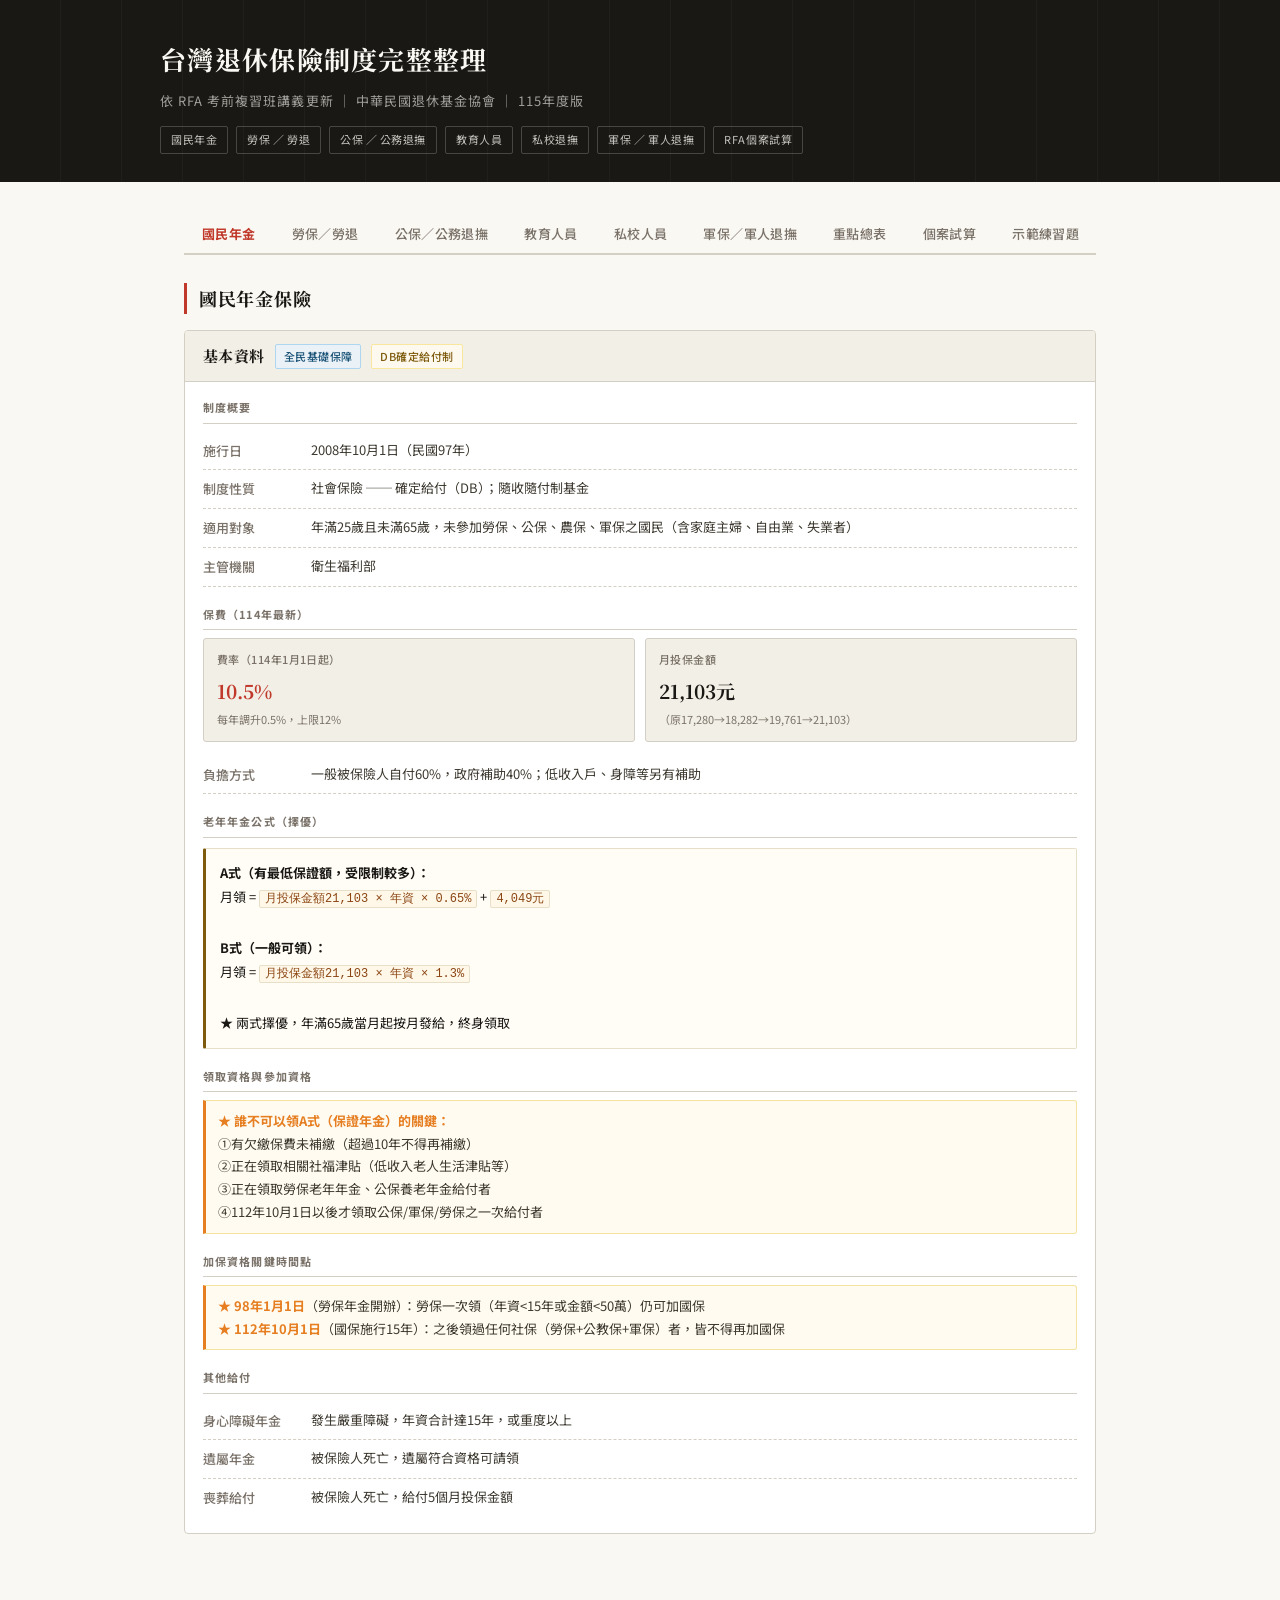
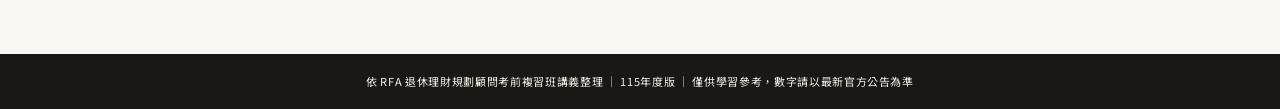
<file: 第一層、第二層保險.html>
<!doctype html>
<html lang="zh-TW">
  <head>
    <meta charset="UTF-8" />
    <meta name="viewport" content="width=device-width, initial-scale=1.0" />
    <title>台灣退休保險制度完整整理｜RFA考前複習</title>
    <style>
      @import url("https://fonts.googleapis.com/css2?family=Noto+Serif+TC:wght@400;600;700&family=Noto+Sans+TC:wght@300;400;500;700&display=swap");

      :root {
        --ink: #1a1814;
        --ink2: #3d3930;
        --ink3: #7a7269;
        --paper: #faf8f3;
        --paper2: #f2efe6;
        --paper3: #e8e3d6;
        --red: #c0392b;
        --red-light: #fdf0ee;
        --blue: #1a5276;
        --blue-light: #eaf2f8;
        --green: #1a6b3c;
        --green-light: #eafaf1;
        --amber: #7d5a0c;
        --amber-light: #fef9ee;
        --border: #d4cfc4;
        --star: #e67e22;
      }

      * {
        box-sizing: border-box;
        margin: 0;
        padding: 0;
      }

      body {
        font-family: "Noto Sans TC", sans-serif;
        background: var(--paper);
        color: var(--ink);
        font-size: 14px;
        line-height: 1.75;
      }

      /* Header */
      .header {
        background: var(--ink);
        color: var(--paper);
        padding: 36px 40px 28px;
        position: relative;
        overflow: hidden;
      }
      .header::before {
        content: "";
        position: absolute;
        top: 0;
        left: 0;
        right: 0;
        bottom: 0;
        background: repeating-linear-gradient(
          90deg,
          transparent,
          transparent 60px,
          rgba(255, 255, 255, 0.03) 60px,
          rgba(255, 255, 255, 0.03) 61px
        );
      }
      .header-inner {
        position: relative;
        max-width: 960px;
        margin: 0 auto;
      }
      .header h1 {
        font-family: "Noto Serif TC", serif;
        font-size: 26px;
        font-weight: 700;
        letter-spacing: 0.05em;
        margin-bottom: 8px;
      }
      .header-sub {
        font-size: 13px;
        color: rgba(250, 248, 243, 0.6);
        letter-spacing: 0.08em;
      }
      .header-badges {
        display: flex;
        gap: 8px;
        margin-top: 14px;
        flex-wrap: wrap;
      }
      .hbadge {
        font-size: 11px;
        padding: 3px 10px;
        border: 1px solid rgba(255, 255, 255, 0.2);
        border-radius: 2px;
        letter-spacing: 0.05em;
        color: rgba(250, 248, 243, 0.75);
      }

      .wrapper {
        max-width: 960px;
        margin: 0 auto;
        padding: 32px 24px 60px;
      }

      /* Tabs */
      .tabs {
        display: flex;
        gap: 0;
        border-bottom: 2px solid var(--border);
        margin-bottom: 28px;
        overflow-x: auto;
        -webkit-overflow-scrolling: touch;
      }
      .tab-btn {
        padding: 10px 18px;
        font-size: 13px;
        font-weight: 500;
        color: var(--ink3);
        background: none;
        border: none;
        border-bottom: 2px solid transparent;
        margin-bottom: -2px;
        cursor: pointer;
        white-space: nowrap;
        font-family: "Noto Sans TC", sans-serif;
        transition:
          color 0.15s,
          border-color 0.15s;
        letter-spacing: 0.03em;
      }
      .tab-btn:hover {
        color: var(--ink);
      }
      .tab-btn.active {
        color: var(--red);
        border-bottom-color: var(--red);
        font-weight: 700;
      }

      .panel {
        display: none;
      }
      .panel.active {
        display: block;
      }

      /* Section title */
      .stitle {
        font-family: "Noto Serif TC", serif;
        font-size: 18px;
        font-weight: 700;
        color: var(--ink);
        border-left: 3px solid var(--red);
        padding-left: 12px;
        margin-bottom: 16px;
        margin-top: 28px;
        letter-spacing: 0.04em;
      }
      .stitle:first-child {
        margin-top: 0;
      }

      /* Card */
      .card {
        background: white;
        border: 1px solid var(--border);
        border-radius: 4px;
        margin-bottom: 20px;
        overflow: hidden;
      }
      .card-head {
        background: var(--paper2);
        padding: 12px 18px;
        border-bottom: 1px solid var(--border);
        display: flex;
        align-items: center;
        gap: 10px;
        flex-wrap: wrap;
      }
      .card-head h3 {
        font-size: 15px;
        font-weight: 700;
        font-family: "Noto Serif TC", serif;
        letter-spacing: 0.03em;
      }
      .card-body {
        padding: 16px 18px;
      }

      /* Badges */
      .badge {
        font-size: 11px;
        padding: 2px 8px;
        border-radius: 2px;
        font-weight: 500;
        letter-spacing: 0.04em;
      }
      .bd-red {
        background: var(--red-light);
        color: var(--red);
        border: 1px solid #f5b7b1;
      }
      .bd-blue {
        background: var(--blue-light);
        color: var(--blue);
        border: 1px solid #aed6f1;
      }
      .bd-green {
        background: var(--green-light);
        color: var(--green);
        border: 1px solid #abebc6;
      }
      .bd-amber {
        background: var(--amber-light);
        color: var(--amber);
        border: 1px solid #f9e79f;
      }

      /* Info rows */
      .irow {
        display: grid;
        grid-template-columns: 96px 1fr;
        gap: 8px 12px;
        font-size: 13px;
        padding: 7px 0;
        border-bottom: 1px dashed var(--border);
        align-items: start;
      }
      .irow:last-child {
        border-bottom: none;
      }
      .ilabel {
        color: var(--ink3);
        font-weight: 500;
        padding-top: 1px;
      }
      .ivalue {
        color: var(--ink2);
      }

      /* Formula box */
      .formula {
        background: #fffdf6;
        border: 1px solid #e8dfc8;
        border-left: 3px solid var(--amber);
        border-radius: 2px;
        padding: 12px 14px;
        font-size: 13px;
        line-height: 1.9;
        margin: 10px 0;
        color: var(--ink);
      }
      .formula code {
        font-family: "Courier New", monospace;
        font-size: 12px;
        background: #fff8e8;
        color: #8b4513;
        padding: 1px 5px;
        border-radius: 2px;
        border: 1px solid #e8dfc8;
      }

      /* Metrics grid */
      .mgrid {
        display: grid;
        grid-template-columns: repeat(auto-fit, minmax(160px, 1fr));
        gap: 10px;
        margin-bottom: 14px;
      }
      .metric {
        background: var(--paper2);
        border: 1px solid var(--border);
        border-radius: 3px;
        padding: 11px 13px;
      }
      .metric-l {
        font-size: 11px;
        color: var(--ink3);
        margin-bottom: 5px;
        font-weight: 500;
        letter-spacing: 0.04em;
      }
      .metric-v {
        font-size: 19px;
        font-weight: 700;
        color: var(--ink);
        font-family: "Noto Serif TC", serif;
      }
      .metric-s {
        font-size: 11px;
        color: var(--ink3);
        margin-top: 3px;
      }

      /* Compare grid */
      .cgrid {
        display: grid;
        grid-template-columns: 1fr 1fr;
        gap: 12px;
        margin-bottom: 14px;
      }
      @media (max-width: 560px) {
        .cgrid {
          grid-template-columns: 1fr;
        }
      }

      .ccard {
        background: var(--paper2);
        border: 1px solid var(--border);
        border-radius: 3px;
        padding: 12px 14px;
      }
      .ccard-label {
        font-size: 11px;
        color: var(--ink3);
        margin-bottom: 6px;
        letter-spacing: 0.04em;
      }
      .ccard h4 {
        font-size: 13px;
        font-weight: 700;
        margin-bottom: 6px;
        color: var(--ink);
      }
      .ccard p {
        font-size: 12px;
        color: var(--ink3);
        line-height: 1.7;
      }

      /* Note */
      .note {
        background: var(--blue-light);
        border-left: 3px solid var(--blue);
        padding: 9px 12px;
        font-size: 12px;
        color: var(--blue);
        border-radius: 0 3px 3px 0;
        margin-top: 10px;
        line-height: 1.65;
      }

      /* Star highlight */
      .star-row {
        background: #fffbf0;
        border: 1px solid #f5e4a0;
        border-left: 3px solid var(--star);
        border-radius: 0 3px 3px 0;
        padding: 9px 12px;
        font-size: 13px;
        margin: 8px 0;
        line-height: 1.75;
        color: var(--ink2);
      }
      .star-row strong {
        color: var(--star);
      }

      /* Sub section label */
      .slabel {
        font-size: 11px;
        font-weight: 700;
        color: var(--ink3);
        letter-spacing: 0.1em;
        text-transform: uppercase;
        margin: 18px 0 8px;
        padding-bottom: 5px;
        border-bottom: 1px solid var(--border);
      }
      .slabel:first-child {
        margin-top: 0;
      }

      /* Summary table */
      .stbl {
        width: 100%;
        border-collapse: collapse;
        font-size: 12px;
        margin-top: 10px;
      }
      .stbl th {
        background: var(--ink);
        color: var(--paper);
        padding: 8px 10px;
        font-weight: 500;
        text-align: left;
        font-size: 11px;
        letter-spacing: 0.05em;
      }
      .stbl td {
        padding: 8px 10px;
        border-bottom: 1px solid var(--border);
        vertical-align: top;
        line-height: 1.65;
      }
      .stbl tr:nth-child(even) td {
        background: var(--paper2);
      }
      .stbl tr:hover td {
        background: #f5f0e4;
      }
      .stbl .layer1 {
        color: var(--blue);
        font-weight: 500;
      }
      .stbl .layer2 {
        color: var(--green);
        font-weight: 500;
      }
      .red-em {
        color: var(--red);
        font-weight: 700;
      }
      .old-tag {
        display: inline-block;
        font-size: 10px;
        background: #e8e3d6;
        color: var(--ink3);
        padding: 1px 5px;
        border-radius: 2px;
        margin-right: 4px;
      }
      .new-tag {
        display: inline-block;
        font-size: 10px;
        background: var(--blue-light);
        color: var(--blue);
        padding: 1px 5px;
        border-radius: 2px;
        margin-right: 4px;
      }

      /* Practice Q */
      .pq {
        background: white;
        border: 1px solid var(--border);
        border-radius: 4px;
        padding: 14px 16px;
        margin-bottom: 12px;
      }
      .pq-num {
        font-size: 11px;
        color: var(--ink3);
        margin-bottom: 6px;
        font-weight: 700;
        letter-spacing: 0.06em;
      }
      .pq-q {
        font-size: 13px;
        color: var(--ink);
        line-height: 1.8;
        margin-bottom: 10px;
      }
      .pq-opts {
        display: flex;
        flex-direction: column;
        gap: 5px;
      }
      .pq-opt {
        font-size: 12px;
        color: var(--ink3);
        padding: 5px 10px;
        background: var(--paper2);
        border-radius: 2px;
      }
      .pq-opt.correct {
        background: var(--green-light);
        color: var(--green);
        font-weight: 700;
        border-left: 3px solid var(--green);
      }
      .pq-ans {
        margin-top: 10px;
        font-size: 12px;
        background: #fffdf6;
        border: 1px solid #e8dfc8;
        padding: 8px 10px;
        border-radius: 2px;
        color: var(--amber);
        line-height: 1.7;
      }

      /* Print */
      @media print {
        .tabs {
          display: none;
        }
        .panel {
          display: block !important;
          page-break-after: always;
        }
        .header {
          -webkit-print-color-adjust: exact;
          print-color-adjust: exact;
        }
        .card-head {
          -webkit-print-color-adjust: exact;
          print-color-adjust: exact;
        }
      }

      /* Scrollbar */
      ::-webkit-scrollbar {
        width: 6px;
        height: 6px;
      }
      ::-webkit-scrollbar-track {
        background: var(--paper2);
      }
      ::-webkit-scrollbar-thumb {
        background: var(--border);
        border-radius: 3px;
      }

      tag {
        display: inline-block;
        font-size: 11px;
        background: var(--paper3);
        color: var(--ink3);
        padding: 1px 6px;
        border-radius: 2px;
        margin-right: 3px;
      }
    </style>
  </head>
  <body>
    <div class="header">
      <div class="header-inner">
        <h1>台灣退休保險制度完整整理</h1>
        <div class="header-sub">
          依 RFA 考前複習班講義更新 ｜ 中華民國退休基金協會 ｜ 115年度版
        </div>
        <div class="header-badges">
          <span class="hbadge">國民年金</span>
          <span class="hbadge">勞保 ／ 勞退</span>
          <span class="hbadge">公保 ／ 公務退撫</span>
          <span class="hbadge">教育人員</span>
          <span class="hbadge">私校退撫</span>
          <span class="hbadge">軍保 ／ 軍人退撫</span>
          <span class="hbadge">RFA個案試算</span>
        </div>
      </div>
    </div>

    <div class="wrapper">
      <div class="tabs">
        <button class="tab-btn active" onclick="showTab('guomin', this)">
          國民年金
        </button>
        <button class="tab-btn" onclick="showTab('laobao', this)">
          勞保／勞退
        </button>
        <button class="tab-btn" onclick="showTab('gongbao', this)">
          公保／公務退撫
        </button>
        <button class="tab-btn" onclick="showTab('jiaobao', this)">
          教育人員
        </button>
        <button class="tab-btn" onclick="showTab('sibao', this)">
          私校人員
        </button>
        <button class="tab-btn" onclick="showTab('junbao', this)">
          軍保／軍人退撫
        </button>
        <button class="tab-btn" onclick="showTab('summary', this)">
          重點總表
        </button>
        <button class="tab-btn" onclick="showTab('calc', this)">
          個案試算
        </button>
        <button class="tab-btn" onclick="showTab('practice', this)">
          示範練習題
        </button>
      </div>

      <!-- 國民年金 -->
      <div id="tab-guomin" class="panel active">
        <div class="stitle">國民年金保險</div>

        <div class="card">
          <div class="card-head">
            <h3>基本資料</h3>
            <span class="badge bd-blue">全民基礎保障</span>
            <span class="badge bd-amber">DB確定給付制</span>
          </div>
          <div class="card-body">
            <div class="slabel">制度概要</div>
            <div class="irow">
              <span class="ilabel">施行日</span
              ><span class="ivalue">2008年10月1日（民國97年）</span>
            </div>
            <div class="irow">
              <span class="ilabel">制度性質</span
              ><span class="ivalue"
                >社會保險 ── 確定給付（DB）；隨收隨付制基金</span
              >
            </div>
            <div class="irow">
              <span class="ilabel">適用對象</span
              ><span class="ivalue"
                >年滿25歲且未滿65歲，未參加勞保、公保、農保、軍保之國民（含家庭主婦、自由業、失業者）</span
              >
            </div>
            <div class="irow">
              <span class="ilabel">主管機關</span
              ><span class="ivalue">衛生福利部</span>
            </div>

            <div class="slabel">保費（114年最新）</div>
            <div class="mgrid">
              <div class="metric">
                <div class="metric-l">費率（114年1月1日起）</div>
                <div class="metric-v" style="color: var(--red)">10.5%</div>
                <div class="metric-s">每年調升0.5%，上限12%</div>
              </div>
              <div class="metric">
                <div class="metric-l">月投保金額</div>
                <div class="metric-v">21,103元</div>
                <div class="metric-s">（原17,280→18,282→19,761→21,103）</div>
              </div>
            </div>
            <div class="irow">
              <span class="ilabel">負擔方式</span
              ><span class="ivalue"
                >一般被保險人自付60%，政府補助40%；低收入戶、身障等另有補助</span
              >
            </div>

            <div class="slabel">老年年金公式（擇優）</div>
            <div class="formula">
              <strong>A式（有最低保證額，受限制較多）：</strong><br />
              月領 = <code>月投保金額21,103 × 年資 × 0.65%</code> +
              <code>4,049元</code><br /><br />
              <strong>B式（一般可領）：</strong><br />
              月領 = <code>月投保金額21,103 × 年資 × 1.3%</code><br /><br />
              ★ 兩式擇優，年滿65歲當月起按月發給，終身領取
            </div>

            <div class="slabel">領取資格與參加資格</div>
            <div class="star-row">
              <strong>★ 誰不可以領A式（保證年金）的關鍵：</strong><br />
              ①有欠繳保費未補繳（超過10年不得再補繳）<br />
              ②正在領取相關社福津貼（低收入老人生活津貼等）<br />
              ③正在領取勞保老年年金、公保養老年金給付者<br />
              ④112年10月1日以後才領取公保/軍保/勞保之一次給付者
            </div>

            <div class="slabel">加保資格關鍵時間點</div>
            <div class="star-row">
              <strong>★ 98年1月1日</strong
              >（勞保年金開辦）：勞保一次領（年資&lt;15年或金額&lt;50萬）仍可加國保<br />
              <strong>★ 112年10月1日</strong
              >（國保施行15年）：之後領過任何社保（勞保+公教保+軍保）者，皆不得再加國保
            </div>

            <div class="slabel">其他給付</div>
            <div class="irow">
              <span class="ilabel">身心障礙年金</span
              ><span class="ivalue"
                >發生嚴重障礙，年資合計達15年，或重度以上</span
              >
            </div>
            <div class="irow">
              <span class="ilabel">遺屬年金</span
              ><span class="ivalue">被保險人死亡，遺屬符合資格可請領</span>
            </div>
            <div class="irow">
              <span class="ilabel">喪葬給付</span
              ><span class="ivalue">被保險人死亡，給付5個月投保金額</span>
            </div>
          </div>
        </div>
      </div>

      <!-- 勞保勞退 -->
      <div id="tab-laobao" class="panel">
        <div class="stitle">勞工保險（勞保）</div>

        <div class="card">
          <div class="card-head">
            <h3>勞保制度概要</h3>
            <span class="badge bd-green">職業薪資保障</span
            ><span class="badge bd-amber">DB確定給付</span>
          </div>
          <div class="card-body">
            <div class="slabel">保費</div>
            <div class="mgrid">
              <div class="metric">
                <div class="metric-l">費率（2024）</div>
                <div class="metric-v">13%</div>
                <div class="metric-s">上限18%，逐年調升</div>
              </div>
              <div class="metric">
                <div class="metric-l">分擔比例</div>
                <div class="metric-v" style="font-size: 14px">
                  勞20% ／ 雇70% ／ 政10%
                </div>
                <div class="metric-s">職業工會：勞60%，政40%</div>
              </div>
              <div class="metric">
                <div class="metric-l">投保薪資上限</div>
                <div class="metric-v">45,800元</div>
                <div class="metric-s">最高60個月平均月投保薪資</div>
              </div>
            </div>

            <div class="slabel">老年給付（新舊制並存）</div>
            <div class="cgrid">
              <div class="ccard">
                <div class="ccard-label">
                  <span class="old-tag">舊制</span>98年1月1日前投保
                </div>
                <h4>一次金</h4>
                <p>
                  退休條件：①年資1年/60歲(女55) ②15年/55歲 ③25年/50歲 ④25年同<br />
                  基數：前15年×1，後15年×2，最多30年45基數；60歲後最多再加5<br />
                  <strong>計算薪資：退休前3年平均</strong>
                </p>
              </div>
              <div class="ccard">
                <div class="ccard-label">
                  <span class="new-tag">新制</span>98年1月1日後
                </div>
                <h4>年金 or 一次金</h4>
                <p>
                  年資≥15年可選年金；&lt;15年只能一次金（1年1基數）<br />
                  請領年齡：46年次前60歲，51年次後65歲，中間每2年調高1歲<br />
                  <strong>2024年法定請領年齡第4次調高至64歲</strong>
                </p>
              </div>
            </div>

            <div class="slabel">老年年金公式（擇優）</div>
            <div class="formula">
              <strong>A式：</strong> 月領 =
              <code>最高60月平均月投保薪資 × 年資 × 0.775%</code> +
              <code>3,000元</code>（最低保障）<br /><br />
              <strong>B式：</strong> 月領 =
              <code>最高60月平均月投保薪資 × 年資 × 1.55%</code><br /><br />
              ★ 兩式擇優；提前每年減4%，延後每年加4%<br />
              ★
              勞保年金會隨CPI調整：消費者物價指數累計成長率達±5%，自當年5月調整
            </div>

            <div class="slabel">請領年齡對照表</div>
            <table class="stbl">
              <tr>
                <th>出生年次</th>
                <th>46年(含)以前</th>
                <th>47年</th>
                <th>48年</th>
                <th>49年</th>
                <th>50年</th>
                <th>51年(含)以後</th>
              </tr>
              <tr>
                <td>請領年齡</td>
                <td>60歲</td>
                <td>61歲</td>
                <td>62歲</td>
                <td>63歲</td>
                <td>64歲</td>
                <td>65歲</td>
              </tr>
              <tr>
                <td>調整時間</td>
                <td>民國98~106</td>
                <td>107/108</td>
                <td>109/110</td>
                <td>111/112</td>
                <td>113/114</td>
                <td>115(含)以後</td>
              </tr>
            </table>

            <div class="note">
              ★ 勞保財務危機：預估2031年破產，為台灣社保制度最大隱憂
            </div>

            <div class="slabel">其他給付</div>
            <div class="irow">
              <span class="ilabel">傷病給付</span
              ><span class="ivalue"
                >不能工作期間，投保薪資70%（傷病3日後起算）</span
              >
            </div>
            <div class="irow">
              <span class="ilabel">生育給付</span
              ><span class="ivalue">月投保薪資×2個月（雙胞胎×4）</span>
            </div>
          </div>
        </div>

        <div class="stitle">勞工退休金（勞退）</div>

        <div class="card">
          <div class="card-head">
            <h3>新舊制比較</h3>
            <span class="badge bd-blue">個人退休帳戶</span>
          </div>
          <div class="card-body">
            <div class="cgrid">
              <div class="ccard">
                <div class="ccard-label">
                  <span class="old-tag">舊制</span>勞基法退休金（94年6月30日前）
                </div>
                <h4>同一雇主年資制</h4>
                <p>
                  雇主提撥，需同一事業服務15年以上；離職即喪失。<br />
                  基數：前15年×2，後15年×1，最多30年45基數<br />
                  <strong>計算薪資：退休前6個月平均</strong
                  >（注意：與勞保舊制的3年不同）
                </p>
              </div>
              <div class="ccard">
                <div class="ccard-label">
                  <span class="new-tag">新制</span>勞退條例（94年7月1日起）
                </div>
                <h4>個人專戶可攜式</h4>
                <p>
                  雇主每月提撥≥6%；勞工可自提≤6%（享稅優）；帳戶跟人走，換工作不影響<br />
                  提繳費率自112年1月1日起：雇主提撥率最低6%
                </p>
              </div>
            </div>

            <div class="slabel">新制請領條件</div>
            <div class="irow">
              <span class="ilabel">請領年齡</span
              ><span class="ivalue">年滿60歲</span>
            </div>
            <div class="irow">
              <span class="ilabel">年資≥15年</span
              ><span class="ivalue">可選月退休金（年金）或一次領</span>
            </div>
            <div class="irow">
              <span class="ilabel">年資&lt;15年</span
              ><span class="ivalue">只能一次領</span>
            </div>

            <div class="slabel">月退休金公式（新制）</div>
            <div class="formula">
              月退 = <code>個人退休金專戶累積總額 ÷ 年金生命表月數</code
              ><br /><br />
              <strong>平均餘命（113年版）：</strong><br />
              60歲 → 給付至83歲止（23年）｜ 61歲 → 84歲（23年）｜ 65歲 →
              84歲（19年）｜ 66歲 → 85歲（19年）｜ 70歲 → 86歲<br /><br />
              <strong>平均餘命（110年版）：</strong><br />
              60歲 → 給付至84歲止｜ 61歲 → 85歲｜ 65歲 → 84歲（20年）｜ 70歲 →
              87歲<br /><br />
              <strong>★ 勞退新制月退休金保證收益率：</strong><br />
              110年版：0.987% ｜ 113年版：1.1473%<br /><br />
              ★ 考試若題目未指定，110年版與113年版都算對；採最新版為宜
            </div>

            <div class="slabel">新制帳戶累積公式（定期定額）</div>
            <div class="formula">
              帳戶終值 =
              <code
                >[(1+投資報酬率)^年期 − (1+薪資成長率)^年期] ÷ (報酬率 −
                薪資成長率)</code
              ><br />
              × 年提撥金額 × (1+投資報酬率)<br /><br />
              ★
              使用財務計算機：設BGN（期初年金），N=年期，I/Y=勞退報酬率/12，PMT=月提撥，CPT
              FV
            </div>

            <div class="note">
              ★ 勞退新制三步驟：①累積期用勞退報酬率（約3.4%）②月領期用保證收益率
              ③折現至退休時用退休後報酬率
            </div>
          </div>
        </div>
      </div>

      <!-- 公保公務退撫 -->
      <div id="tab-gongbao" class="panel">
        <div class="stitle">公務人員保險（公保）</div>
        <div class="card">
          <div class="card-head">
            <h3>公保制度概要</h3>
            <span class="badge bd-blue">公務人員</span
            ><span class="badge bd-green">財務穩健（無破產危機）</span>
          </div>
          <div class="card-body">
            <div class="slabel">保費</div>
            <div class="mgrid">
              <div class="metric">
                <div class="metric-l">費率（111年1月）</div>
                <div class="metric-v">7%–15%</div>
                <div class="metric-s">
                  一次請領費率：7.83%<br />年金費率：10.16%
                </div>
              </div>
              <div class="metric">
                <div class="metric-l">分擔比例</div>
                <div class="metric-v" style="font-size: 14px">
                  被保險人35% ／ 政府65%
                </div>
              </div>
            </div>
            <div class="note">
              ★
              公保為台灣現行社保中財務最穩健的制度（除私校退撫制外），民國88年前退休金不足由政府撥補
            </div>

            <div class="slabel">養老給付公式</div>
            <div class="formula">
              <strong>一次養老給付：</strong><br />
              給付額 = <code>事故當月保險俸(薪)額 × 給付月數</code><br />
              給付月數：舊制前30年每年1.2個基數（≤36），可再加6，<strong
                >最多42個基數</strong
              ><br />
              ★
              養老給付基數使用：<strong>事故當月保險俸(薪)額</strong>（一次領）<br /><br />
              <strong>養老年金：</strong><br />
              月領 =
              <code>最後10年平均保險俸(薪)額 × 年資 × 給付率(0.75%~1.3%)</code
              ><br />
              ★
              養老年金基數使用：<strong>最後10年平均保俸</strong>（加保未滿10年，按實際年資計算）
            </div>

            <div class="slabel">公保養老年金適用對象</div>
            <div class="star-row">
              <strong>★ 主要適用：</strong
              >①私校教職員（88年納入，103年開放年金）②112年7月1日起新進公教人員（因第二層已為DC制）<br />
              給付率：最高1.3%，1年給1.2個基數，最多42個基數；<strong
                >平均保俸以退休前10年計算</strong
              >
            </div>
          </div>
        </div>

        <div class="stitle">公務人員退休撫卹基金（退撫）</div>
        <div class="card">
          <div class="card-head">
            <h3>公務人員退撫制度</h3>
            <span class="badge bd-green">月退制度</span>
          </div>
          <div class="card-body">
            <div class="slabel">新舊制沿革</div>
            <div class="cgrid">
              <div class="ccard">
                <div class="ccard-label">
                  <span class="old-tag">恩給制</span>民國32年~83年6月30日
                </div>
                <h4>政府全額負擔</h4>
                <p>
                  由政府全額支付，個人不提撥；退休俸按年資×最後薪俸計算，終身月退；另有18%優惠存款利率（已廢除）
                </p>
              </div>
              <div class="ccard">
                <div class="ccard-label">
                  <span class="new-tag">儲金制</span>民國84年7月1日起
                </div>
                <h4>共同提撥</h4>
                <p>
                  個人提撥35%，政府提撥65%，存入退撫基金；退休依年資領月退或一次退<br />
                  <strong>提撥費率：自112年1月1日起調整為15%</strong><br />
                  個人負擔：15%×35%=5.25%，政府：15%×65%=9.75%
                </p>
              </div>
            </div>

            <div class="slabel">月退休金計算（新制）</div>
            <div class="formula">
              月退 = <code>退休時均俸（本俸×2）× 退休所得替代率</code
              ><br /><br />
              <strong>替代率計算（年改後）：</strong><br />
              1~35年：每年2%，最高35年70%<br />
              36~40年：每年1%，最高40年75%<br /><br />
              <strong>所得替代率天花板（107年年改後逐年調降）：</strong><br />
              35年75% → 往右每年少1.5% → 118年後35年上限60%<br />
              往上1年資+0.5%；往下1年資-1.5%
            </div>

            <div class="slabel">退休年齡（月退起支）</div>
            <div class="irow">
              <span class="ilabel">過渡方案</span
              ><span class="ivalue"
                >指標數=年齡+年資=85~94，逐年調整；120年後65歲才能領月退</span
              >
            </div>
            <div class="irow">
              <span class="ilabel">減額月退</span
              ><span class="ivalue">提前1年減4%，最多5年20%</span>
            </div>
            <div class="irow">
              <span class="ilabel">展期月退</span
              ><span class="ivalue">未達起支年齡可展期至法定年齡</span>
            </div>

            <div class="slabel">107年年金改革重點</div>
            <div class="star-row">
              ①提高提撥費率（12%→18%，分年調升至18%，112年起15%）<br />
              ②政府撥補（節省之優存利率差額全數挹注退撫基金）<br />
              ③延後月退起支年齡（10年過渡期接軌，最終公務人員65歲）<br />
              ④調整退休計算基準：從最後在職本俸→最後5年平均俸，逐年推前，118年後為最後15年平均<br />
              ⑤階段性廢除18%優存：支領月退者107~109年降為9%，之後歸零；一次退超過32,160元部分每2年降2%至6%止<br />
              ⑥所得替代率分10年調降：35年資從75%降至60%<br />
              ⑦取消年資補償金；⑧調整遺屬年金給付
            </div>

            <div class="note">
              ★
              年改後計算基準從「最後在職本俸額」改為「最後5年平均俸額」；最低保障月領32,160元（兼顧少尉一級本俸+專業加給）
            </div>
          </div>
        </div>
      </div>

      <!-- 教育人員 -->
      <div id="tab-jiaobao" class="panel">
        <div class="stitle">教育人員（公立學校）</div>
        <div class="card">
          <div class="card-head">
            <h3>公保（教育人員）</h3>
            <span class="badge bd-blue">公立學校教師</span>
          </div>
          <div class="card-body">
            <div class="irow">
              <span class="ilabel">適用對象</span
              ><span class="ivalue"
                >公立各級學校編制內正式教師（含校長）、助教</span
              >
            </div>
            <div class="irow">
              <span class="ilabel">保費費率</span
              ><span class="ivalue"
                >同公務人員公保；111年起一次請領7.83%，年金10.16%；個人35%，政府65%</span
              >
            </div>
            <div class="irow">
              <span class="ilabel">給付種類</span
              ><span class="ivalue"
                >養老（老年）、失能、死亡、眷屬喪葬津貼（同公保架構）</span
              >
            </div>

            <div class="slabel">養老給付</div>
            <div class="formula">
              <strong>一次養老給付：</strong>事故當月保俸 ×
              基數（同公務人員架構，最多42個基數）<br /><br />
              <strong>養老年金：</strong>月領 =
              <code>最後10年平均保俸 × 年資 × 給付率(0.75%~1.3%)</code>
            </div>
          </div>
        </div>

        <div class="card">
          <div class="card-head">
            <h3>教育人員退休撫卹基金</h3>
            <span class="badge bd-green">公立教師退休</span>
          </div>
          <div class="card-body">
            <div class="slabel">請領條件</div>
            <div class="irow">
              <span class="ilabel">自願退休</span
              ><span class="ivalue"
                >年資25年以上；或年滿60歲且年資15年以上</span
              >
            </div>
            <div class="irow">
              <span class="ilabel">屆齡退休</span
              ><span class="ivalue">65歲（高中以下）；70歲（大學教授）</span>
            </div>
            <div class="irow">
              <span class="ilabel">月退起支</span
              ><span class="ivalue"
                >年改後：高中以下教師58歲起，以15年過渡期接軌；其餘65歲</span
              >
            </div>

            <div class="slabel">月退休金公式</div>
            <div class="formula">
              與公務人員退撫相同架構：<br />
              月退 = <code>退休時均俸（本俸×2）× 所得替代率</code><br /><br />
              替代率計算、天花板限制、減額/展期規則均與公務人員退撫相同<br />
              ★ 年改後計算基準同公務人員，最低保障32,160元
            </div>

            <div class="slabel">112年7月1日新公教退撫（DC制）</div>
            <div class="star-row">
              <strong>★ 112年7月1日起</strong
              >新進公務人員及教育人員第二層退撫改為DC確定提撥制（個人帳戶制）<br />
              提撥費率：15%（個人35%=5.25%，政府65%=9.75%）<br />
              退休金依帳戶累積金額及年金生命表計算月領
            </div>
          </div>
        </div>
      </div>

      <!-- 私校人員 -->
      <div id="tab-sibao" class="panel">
        <div class="stitle">私立學校教職員</div>
        <div class="card">
          <div class="card-head">
            <h3>公保（私校人員）</h3>
            <span class="badge bd-amber">私立學校教職員</span>
          </div>
          <div class="card-body">
            <div class="irow">
              <span class="ilabel">適用對象</span
              ><span class="ivalue">私立各級學校編制內專任教師、職員</span>
            </div>
            <div class="irow">
              <span class="ilabel">保費費率</span
              ><span class="ivalue"
                >9.83%（採彈性費率7%~15%）；個人32.5%，學校32.5%，政府35%</span
              >
            </div>
            <div class="irow">
              <span class="ilabel">年金費率</span
              ><span class="ivalue">103年開辦年金：10.16%</span>
            </div>
            <div class="irow">
              <span class="ilabel">年金適用</span
              ><span class="ivalue"
                >私校教職員為公保養老年金主要適用對象（另有112/7/1後新進公教）</span
              >
            </div>

            <div class="slabel">養老給付公式</div>
            <div class="formula">
              <strong>一次養老：</strong
              >事故當月保俸×基數（最高42個基數）<br /><br />
              <strong>養老年金：</strong>月領 =
              <code>最後10年平均保俸 × 年資 × 給付率</code>（0.75%~1.3%）
            </div>
            <div class="note">
              ★ 公保為現行社保中財務穩健（無破產危機）的制度之一
            </div>
          </div>
        </div>

        <div class="card">
          <div class="card-head">
            <h3>私立學校退撫儲金制</h3>
            <span class="badge bd-green">DC確定提撥</span>
          </div>
          <div class="card-body">
            <div class="slabel">新舊制沿革</div>
            <div class="cgrid">
              <div class="ccard">
                <div class="ccard-label">
                  <span class="old-tag">舊制</span>96年前
                </div>
                <h4>各校自辦退休金</h4>
                <p>各私校自行提撥，制度不統一；學校倒閉風險高，保障不穩定</p>
              </div>
              <div class="ccard">
                <div class="ccard-label">
                  <span class="new-tag">新制</span>96年1月起
                </div>
                <h4>學術退撫儲金制（DC）</h4>
                <p>
                  個人35%，學校32.5%，政府32.5%；統一存入儲金，可跨校攜帶<br />
                  提撥費率：12%（近期）；個人月提撥=月俸額×2×12%
                </p>
              </div>
            </div>

            <div class="slabel">請領條件（新制）</div>
            <div class="irow">
              <span class="ilabel">年資≥15年</span
              ><span class="ivalue">可選月退休金（年金）或一次金</span>
            </div>
            <div class="irow">
              <span class="ilabel">年資&lt;15年</span
              ><span class="ivalue">只能一次金</span>
            </div>

            <div class="slabel">月退計算（帳戶制）</div>
            <div class="formula">
              月退 = <code>帳戶累積總額 ÷ 年金生命表月數</code><br /><br />
              ★ 計算範例：月俸740（俸額53,990×2=107,980），年資30年，費率12%<br />
              月提撥 = 53,990×2×12% = 12,958元（PMT）<br />
              N=360，I/Y=年報酬率/12，CPT FV →
              再以年金現值折算月領（假設餘命21年，折現率1.095%/12）
            </div>

            <div class="note">
              ★ 私校教職員同時擁有「公保 + 私校退撫儲金 +
              勞保」三重保障；勞保與退撫不重複計算年資
            </div>
          </div>
        </div>
      </div>

      <!-- 軍保軍人退撫 -->
      <div id="tab-junbao" class="panel">
        <div class="stitle">軍人保險（軍保）</div>
        <div class="card">
          <div class="card-head">
            <h3>軍保制度概要</h3>
            <span class="badge bd-red">現役軍人</span>
          </div>
          <div class="card-body">
            <div class="mgrid">
              <div class="metric">
                <div class="metric-l">費率</div>
                <div class="metric-v">8%~12%</div>
                <div class="metric-s">依階級薪俸而定</div>
              </div>
              <div class="metric">
                <div class="metric-l">分擔</div>
                <div class="metric-v" style="font-size: 14px">
                  個人40% ／ 政府60%
                </div>
              </div>
            </div>

            <div class="slabel">退伍給付基數（軍保）</div>
            <div class="formula">
              滿5年即達給付條件：5個基數<br />
              第6~10年：1年1基數（+5）<br />
              第11~15年：1年2基數（+10）<br />
              第16~20年：1年3基數（+15）→ 小計 35個基數<br />
              第21年起：1年1基數，最多30年<strong>45個基數</strong>（上限）<br /><br />
              退伍金 = <code>事故當月保險俸額 × 基數</code><br /><br />
              ★ 未滿5年且未曾領任何給付者：退還自付部分保險費
            </div>
          </div>
        </div>

        <div class="card">
          <div class="card-head">
            <h3>軍人退休撫卹（退撫）</h3>
            <span class="badge bd-green">志願役退休保障</span>
          </div>
          <div class="card-body">
            <div class="slabel">新舊制比較</div>
            <div class="cgrid">
              <div class="ccard">
                <div class="ccard-label">
                  <span class="old-tag">舊制</span>107年6月30日前
                </div>
                <h4>恩給制</h4>
                <p>
                  政府全額負擔月退俸；另有18%優存（已廢除）；退伍金計算：退休時本俸×基數＋930
                </p>
              </div>
              <div class="ccard">
                <div class="ccard-label">
                  <span class="new-tag">新制</span>107年7月1日起
                </div>
                <h4>儲金制（年改）</h4>
                <p>
                  個人提撥35%，政府65%，存入退撫基金；月退俸依年資與所得替代率計算<br />
                  計算基準改為<strong>最後五分之一本俸平均數</strong>
                </p>
              </div>
            </div>

            <div class="slabel">退伍金計算（退撫）</div>
            <table class="stbl">
              <tr>
                <th></th>
                <th>舊制</th>
                <th>新制（107年後）</th>
              </tr>
              <tr>
                <td>
                  <strong>退伍金<br />基數</strong>
                </td>
                <td>
                  3~3.5年：6個基數<br />每增0.5年加1基數<br />10.5年起另加2個基數<br />最高61個基數
                </td>
                <td>
                  每1年1.5個基數<br />最高35年53個基數<br />年改後：最高60個基數
                </td>
              </tr>
              <tr>
                <td><strong>計算</strong></td>
                <td>(退休時本俸+930)×基數</td>
                <td>最後1/5本俸平均×2×基數</td>
              </tr>
            </table>

            <div class="slabel">月退俸計算（退撫）</div>
            <table class="stbl">
              <tr>
                <th></th>
                <th>舊制</th>
                <th>新制（107年後）</th>
              </tr>
              <tr>
                <td><strong>替代率</strong></td>
                <td>15年75%，16年起+1%<br />最高30年90%，上將100%</td>
                <td>
                  每年2%<br />20年55%，最高35年70%<br />軍官上限90%，士官95%
                </td>
              </tr>
              <tr>
                <td><strong>計算</strong></td>
                <td>退休時本俸×基數+930</td>
                <td>最後1/5本俸平均×基數</td>
              </tr>
            </table>

            <div class="slabel">請領條件</div>
            <div class="irow">
              <span class="ilabel">自願退伍</span
              ><span class="ivalue"
                >服役≥20年（軍官）／≥15年且年滿60歲（部分）</span
              >
            </div>
            <div class="irow">
              <span class="ilabel">月退門檻</span
              ><span class="ivalue"
                >服役20年以上可領月退俸；未滿20年只能一次退</span
              >
            </div>

            <div class="note">
              ★
              107年年改（與公教同步）：廢除18%優存、設所得替代率上限、計算基準改為最後1/5本俸平均；設10年過渡期；最低保障38,990元（少尉一級本俸＋專業加給）
            </div>
          </div>
        </div>
      </div>

      <!-- 重點總表 -->
      <div id="tab-summary" class="panel">
        <div class="stitle">
          第一層社會保險 ＋ 第二層職業退休金 重點比較總表
        </div>
        <div class="card">
          <div class="card-body" style="padding: 0">
            <table class="stbl" style="font-size: 11px">
              <tr>
                <th style="width: 60px">層次</th>
                <th style="width: 80px">制度</th>
                <th style="width: 60px">類別</th>
                <th>年金/公式</th>
                <th style="width: 80px">關鍵基數</th>
              </tr>
              <tr>
                <td rowspan="4" class="layer1">第一層<br />社會保險</td>
                <td><strong>國保</strong><br />97/10/01</td>
                <td>年金<br />(DB)</td>
                <td>
                  A式：投保金額21,103×年資×<strong class="red-em">0.65%</strong
                  >+<strong class="red-em">4,049</strong><br />
                  B式：投保金額21,103×年資×<strong class="red-em">1.3%</strong
                  ><br />
                  費率114年起10.5%
                </td>
                <td>21,103元<br />月投保金額</td>
              </tr>
              <tr>
                <td><strong>勞保</strong><br />舊制</td>
                <td>一次金<br />(DB)</td>
                <td>
                  基數（前15年×1+後15年×2=45，60後+5）×退前<strong
                    class="red-em"
                    >3年</strong
                  >平均投保薪資
                </td>
                <td>最多45基數<br />+5=50</td>
              </tr>
              <tr>
                <td><strong>勞保</strong><br />98/01/01新制</td>
                <td>年資≥15<br />選年金<br />(DB)</td>
                <td>
                  B式：最高60月平均投保薪資×年資×<strong class="red-em"
                    >1.55%</strong
                  ><br />
                  A式：B式÷2+<strong class="red-em">3,000</strong>
                </td>
                <td>45,800元上限</td>
              </tr>
              <tr>
                <td><strong>公教保</strong><br />+軍保</td>
                <td>一次領<br />or月領<br />(DB)</td>
                <td>
                  公教一次：事故當月保俸×基數（最高<strong class="red-em"
                    >42</strong
                  >基數）<br />
                  公教年金：最後10年平均保俸×年資×<strong class="red-em"
                    >0.75%~1.3%</strong
                  ><br />
                  軍保：5+5×1+5×2+5×3+10×1=<strong class="red-em">45</strong
                  >基數
                </td>
                <td>公教最高42<br />軍保最高45</td>
              </tr>
              <tr>
                <td rowspan="5" class="layer2">第二層<br />職業退休金</td>
                <td><strong>勞退舊制</strong></td>
                <td>一次領<br />(DB)</td>
                <td>
                  基數（前15年×2+後15年×1=45）×退前<strong class="red-em"
                    >6個月</strong
                  >平均工資
                </td>
                <td>最多45基數</td>
              </tr>
              <tr>
                <td><strong>勞退新制</strong><br />94/07/01</td>
                <td>一次/月領<br />(DC)</td>
                <td>
                  雇主6%+自提最多6%+投資收益累積帳戶<br />
                  月領：帳戶÷餘命月數（保證收益率：110年0.987%，113年1.1473%）
                </td>
                <td>個人帳戶制</td>
              </tr>
              <tr>
                <td><strong>公教退撫</strong><br />84/07/01新制</td>
                <td>一次/月領<br />(DB→DC)</td>
                <td>
                  月退=均俸（本俸×2）×所得替代率天花板<br />
                  1~35年每年2%最高70%，36~40年+1%最高75%<br />
                  ★112/7/1後新進：DC制（15%費率）
                </td>
                <td>替代率上限<br />107年後調降</td>
              </tr>
              <tr>
                <td><strong>私校退撫</strong><br />96年新制</td>
                <td>月領<br />(DC)</td>
                <td>
                  個人35%+學校32.5%+政府32.5%；帳戶制<br />
                  月退=帳戶÷年金生命表月數；費率12%→15%
                </td>
                <td>帳戶跟人走</td>
              </tr>
              <tr>
                <td><strong>軍人退撫</strong><br />107/7/1年改</td>
                <td>一次/月退<br />(DB→儲金)</td>
                <td>
                  月退俸=最後1/5本俸平均×替代率<br />
                  舊制：15年75%+1%/年，新制：20年55%+2%/年；上將特別處理
                </td>
                <td>20年才能月退<br />最低38,990元</td>
              </tr>
            </table>
          </div>
        </div>

        <div class="stitle">DB vs DC 一覽</div>
        <div class="cgrid">
          <div class="ccard" style="border-left: 3px solid var(--red)">
            <div class="ccard-label">DB 確定給付制</div>
            <h4 style="color: var(--red)">
              國保、公保、勞保、軍保<br />勞退舊制、公教退撫（舊）
            </h4>
            <p>
              退休金由制度保證金額；財務風險由政府承擔；有破產危機（勞保2031年）
            </p>
          </div>
          <div class="ccard" style="border-left: 3px solid var(--green)">
            <div class="ccard-label">DC 確定提撥制（趨勢方向）</div>
            <h4 style="color: var(--green)">
              勞退新制、私校退撫<br />農民退休儲金<br />公教退撫新制（112/7/1）
            </h4>
            <p>個人帳戶，跟人走；財務風險由個人承擔；不會破產；★趨勢：DB→DC</p>
          </div>
        </div>

        <div class="stitle">台灣平均壽命（最新）</div>
        <div class="mgrid">
          <div class="metric">
            <div class="metric-l">2023年全體</div>
            <div class="metric-v">80.23歲</div>
          </div>
          <div class="metric">
            <div class="metric-l">2023年女性</div>
            <div class="metric-v">83.74歲</div>
          </div>
          <div class="metric">
            <div class="metric-l">2023年男性</div>
            <div class="metric-v">76.94歲</div>
          </div>
          <div class="metric">
            <div class="metric-l">2024年全體</div>
            <div class="metric-v">80.77歲</div>
          </div>
          <div class="metric">
            <div class="metric-l">2024年女性</div>
            <div class="metric-v">84.3歲</div>
          </div>
          <div class="metric">
            <div class="metric-l">2024年男性</div>
            <div class="metric-v">77.42歲</div>
          </div>
        </div>

        <div class="stitle">扶養比趨勢</div>
        <table class="stbl">
          <tr>
            <th>年份</th>
            <th>1991</th>
            <th>2020</th>
            <th>2022</th>
            <th>2040</th>
            <th>2060</th>
            <th>2070</th>
          </tr>
          <tr>
            <td>扶老比（勞動人口養1老人）</td>
            <td>10.3人</td>
            <td>4.5人</td>
            <td>42.2（扶養比）</td>
            <td>2.0人</td>
            <td>1.3人</td>
            <td>109.1（扶養比）</td>
          </tr>
        </table>
        <div class="note">
          ★ 扶養比2060年破百（提前4年），對社保財務衝擊極大
        </div>
      </div>

      <!-- 個案試算 -->
      <div id="tab-calc" class="panel">
        <div class="stitle">RFA個案試算架構（許博臨家庭案例）</div>

        <div class="card">
          <div class="card-head">
            <h3>個案基本資料</h3>
            <span class="badge bd-blue">標準模擬考題</span>
          </div>
          <div class="card-body">
            <table class="stbl">
              <tr>
                <th>姓名</th>
                <th>目前年齡</th>
                <th>退休年齡</th>
                <th>終老年齡</th>
                <th>身分/薪資</th>
                <th>加薪率</th>
                <th>特殊條件</th>
              </tr>
              <tr>
                <td>許博臨</td>
                <td>47歲</td>
                <td>66歲</td>
                <td>88歲</td>
                <td>勞工，月薪7萬</td>
                <td>1.5%</td>
                <td>25歲起工作，勞退帳戶已累積100萬，自提6%</td>
              </tr>
              <tr>
                <td>王曉嵐</td>
                <td>45歲</td>
                <td>64歲</td>
                <td>90歲</td>
                <td>公務人員，月薪5萬</td>
                <td>1%</td>
                <td>30歲起公職，退休時平均保俸40,000元</td>
              </tr>
              <tr>
                <td>許柏堯</td>
                <td>22歲</td>
                <td>65歲</td>
                <td>89歲</td>
                <td>上班族，薪資2.7萬</td>
                <td>2%</td>
                <td>無自提勞退</td>
              </tr>
            </table>
            <div class="slabel">重要假設</div>
            <div class="irow">
              <span class="ilabel">通膨率</span><span class="ivalue">1.6%</span>
            </div>
            <div class="irow">
              <span class="ilabel">退休前報酬率</span
              ><span class="ivalue">6.1%</span>
            </div>
            <div class="irow">
              <span class="ilabel">退休後報酬率</span
              ><span class="ivalue">3.6%</span>
            </div>
            <div class="irow">
              <span class="ilabel">勞退新制報酬率</span
              ><span class="ivalue">3.4%</span>
            </div>
            <div class="irow">
              <span class="ilabel">所得替代率</span
              ><span class="ivalue"
                >許博臨、王曉嵐：70%｜許柏堯：維持退休前3.5萬生活水平</span
              >
            </div>
            <div class="irow">
              <span class="ilabel">長照費</span
              ><span class="ivalue">每人每月3萬，成長率2.5%，終老前8年</span>
            </div>
          </div>
        </div>

        <div class="card">
          <div class="card-head"><h3>步驟一：退休金總需求計算</h3></div>
          <div class="card-body">
            <div class="slabel">計算方法選擇</div>
            <div class="irow">
              <span class="ilabel">所得替代率法</span
              ><span class="ivalue"
                >現在薪資×加薪率→退休前薪資×所得替代率 → 退休時月生活費</span
              >
            </div>
            <div class="irow">
              <span class="ilabel">生活費成長法</span
              ><span class="ivalue"
                >現在費用×通膨率 → 退休時月生活費（用於非受僱者或許柏堯）</span
              >
            </div>

            <div class="slabel">長照費三步曲</div>
            <div class="formula">
              <strong>Step 1</strong>：現在長照費×長照費成長率 →
              開始使用時每月長照費（FV）<br />
              N = 長照開始年齡 − 目前年齡，I/Y = 長照費成長率<br /><br />
              <strong>Step 2</strong>：計算長照費年金現值（退休時點）<br />
              N = 需求年期（年）×12，I/Y =
              實質報酬率(退後報酬率−長照費成長率)/12，PMT = Step1之FV，BGN，CPT
              PV<br /><br />
              <strong>Step 3</strong>：長照費複利現值折回退休時<br />
              N = 長照開始年齡 − 退休年齡，I/Y = 退後報酬率，FV = Step2 PV，CPT
              PV
            </div>

            <div class="slabel">許博臨試算結果</div>
            <table class="stbl">
              <tr>
                <th>項目</th>
                <th>許博臨</th>
                <th>王曉嵐</th>
                <th>許柏堯</th>
              </tr>
              <tr>
                <td>退休時月生活費</td>
                <td>65,021元</td>
                <td>42,284元</td>
                <td>69,262元</td>
              </tr>
              <tr>
                <td>生活費年金總需求</td>
                <td>13,900,990元</td>
                <td>10,297,780元</td>
                <td>15,858,405元</td>
              </tr>
              <tr>
                <td>長照費（退休時折現）</td>
                <td>3,797,391元</td>
                <td>3,638,614元</td>
                <td>無</td>
              </tr>
              <tr>
                <td><strong>退休金總需求</strong></td>
                <td><strong class="red-em">17,698,381元</strong></td>
                <td><strong class="red-em">13,936,394元</strong></td>
                <td><strong class="red-em">15,858,405元</strong></td>
              </tr>
            </table>
          </div>
        </div>

        <div class="card">
          <div class="card-head"><h3>步驟二：退休金總供給（已備）</h3></div>
          <div class="card-body">
            <div class="slabel">實質報酬率使用時機</div>
            <div class="star-row">
              <strong>★ 只跟「儲蓄資產」有關</strong
              >：用「名目」報酬率（如計算帳戶終值）<br />
              <strong>★ 受「物價指數」影響</strong
              >：用「通膨/成長」率（如計算生活費、旅遊費、長照費終值）<br />
              <strong>★ 儲蓄資產又受物價影響</strong
              >：用「實質報酬率」（名目報酬率 − 通膨/費用成長率）<br />
              →
              計算生活費、旅遊費、長照費的年金總需求，且為維持品質（隨通膨調整），用實質報酬率<br />
              →
              計算勞保年金、國保年金的已備總額，因這兩種年金會隨CPI調整，也用實質報酬率
            </div>

            <div class="slabel">許博臨已備計算（勞保）</div>
            <div class="formula">
              投保年資=66−25=<strong>41年</strong>，延後1年（65→66），+4%/年<br />
              B式：45,800×41×1.55%=29,106，延後加4%→30,270元/月<br />
              勞保已備（年金現值，終身88-66=22年）：N=264，I/Y=2/12，PMT=30,270，BGN
              → PV=6,471,493
            </div>

            <div class="slabel">許博臨已備計算（勞退新制）</div>
            <div class="formula">
              舊錢（已累積100萬）：N=19，I/Y=3.4，PV=1,000,000 → FV=1,887,514<br />
              新提撥（19年）：使用公式或計算機→3,075,051<br />
              合計帳戶：4,962,565元<br />
              月退換算（餘命20年，保證收益率0.987%/12）：PV=4,962,565 →
              PMT=22,775<br />
              折現至66歲（N=240，I/Y=3.6/12，PMT=22,775）→ PV=3,904,098
            </div>

            <div class="slabel">試算結果彙整</div>
            <table class="stbl">
              <tr>
                <th>項目</th>
                <th>許博臨</th>
                <th>王曉嵐</th>
                <th>許柏堯</th>
              </tr>
              <tr>
                <td>社保每月給付</td>
                <td>30,270（勞保）</td>
                <td>46,800（公務退撫月退）</td>
                <td>30,526（勞保）</td>
              </tr>
              <tr>
                <td>職業退休每月給付</td>
                <td>22,775（勞退月退）</td>
                <td>公教一次養老1,632,000</td>
                <td>12,308（勞退月退）</td>
              </tr>
              <tr>
                <td><strong>已備退休金（折現）</strong></td>
                <td><strong>10,375,591</strong></td>
                <td><strong>13,029,600</strong></td>
                <td><strong>9,099,152</strong></td>
              </tr>
              <tr>
                <td><strong>退休金缺口</strong></td>
                <td><strong class="red-em">7,322,790</strong></td>
                <td><strong class="red-em">906,794</strong></td>
                <td><strong class="red-em">6,759,253</strong></td>
              </tr>
              <tr>
                <td>達成率</td>
                <td>58.6%</td>
                <td>93.5%</td>
                <td>57.4%</td>
              </tr>
            </table>
          </div>
        </div>

        <div class="card">
          <div class="card-head"><h3>步驟四：補缺口方案</h3></div>
          <div class="card-body">
            <table class="stbl">
              <tr>
                <th>方案</th>
                <th>許博臨</th>
                <th>王曉嵐</th>
                <th>許柏堯</th>
              </tr>
              <tr>
                <td>增加單筆投資（PV）</td>
                <td>2,377,302</td>
                <td>294,385</td>
                <td>529,831</td>
              </tr>
              <tr>
                <td>每月定期定額（PMT）</td>
                <td>17,009</td>
                <td>2,106</td>
                <td>2,695</td>
              </tr>
            </table>
            <div class="formula">
              <strong>單筆：</strong
              >N=距退休年期，I/Y=退休前報酬率(6.1)，FV=缺口，CPT PV<br />
              <strong>定期定額：</strong
              >N=年期×12，I/Y=6.1/12，FV=缺口，BGN，CPT PMT
            </div>
            <div class="note">
              ★ 財務計算機：出發前設定
              AOS（先乘除後加減）、小數位4位、BGN狀態；每次計算前 [2ND][CLR TVM]
              歸零
            </div>
          </div>
        </div>

        <div class="card">
          <div class="card-head"><h3>投資組合標準差公式</h3></div>
          <div class="card-body">
            <div class="formula">
              σp = √(σ₁²×W₁² + σ₂²×W₂² + 2×W₁×W₂×ρ₁₂×σ₁×σ₂)<br /><br />
              簡記：<strong
                >A差A比的平方 + B差B比的平方 + 2×A差A比×B差B比×相關係數</strong
              ><br /><br />
              ★ 投資組合報酬率 = Σ(各資產報酬率 × 權重)
            </div>
          </div>
        </div>
      </div>

      <!-- 示範練習題 -->
      <div id="tab-practice" class="panel">
        <div class="stitle">示範練習題（非考古題）</div>

        <div class="pq">
          <div class="pq-num">練習題 1</div>
          <div class="pq-q">以下何者能依據國民年金老年給付A式領取年金？</div>
          <div class="pq-opts">
            <div class="pq-opt">(1) 已經正在領取勞保老年年金給付的林先生</div>
            <div class="pq-opt">(2) 已經領取公保養老年金給付的許先生</div>
            <div class="pq-opt">(3) 11年前曾經欠繳過保險費的陳小姐</div>
            <div class="pq-opt correct">
              (4) 於110年曾經領取過勞保一次請領老年給付35萬元的趙小姐 ✓
            </div>
          </div>
          <div class="pq-ans">
            解析：(4)趙小姐於98年後領取勞保一次金35萬元（&lt;50萬），符合可加國保且可領A式的條件。<br />
            (1)(2)領取年金者，完全不可領A式。(3)欠費超過10年不得補繳，不計入年資，不可領A式。
          </div>
        </div>

        <div class="pq">
          <div class="pq-num">練習題 2</div>
          <div class="pq-q">
            有關於人口老化的影響，下列敘述何者正確？<br />A.進行退休規劃時，應該要考慮退休時的平均餘命。B.高齡社會的定義為老年人口比率超過14%。C.人口老化使繳保費的人數減少，導致社會保險的財務產生缺口。D.長壽風險也包含未來的醫療支出增加
          </div>
          <div class="pq-opts">
            <div class="pq-opt">(1) AB</div>
            <div class="pq-opt">(2) BC</div>
            <div class="pq-opt">(3) CD</div>
            <div class="pq-opt correct">(4) ABCD ✓</div>
          </div>
          <div class="pq-ans">
            解析：四項均正確。台灣2025年進入超高齡社會（65歲以上人口比率超過20%）；扶養比持續上升；長壽風險包含低估平均餘命及醫療費用增加。
          </div>
        </div>

        <div class="pq">
          <div class="pq-num">練習題 5</div>
          <div class="pq-q">
            民國49年出生之勞工，其勞工保險老年年金「法定請領年齡」為幾歲？
          </div>
          <div class="pq-opts">
            <div class="pq-opt">(1) 61歲</div>
            <div class="pq-opt">(2) 62歲</div>
            <div class="pq-opt correct">(3) 63歲 ✓</div>
            <div class="pq-opt">(4) 64歲</div>
          </div>
          <div class="pq-ans">
            解析：民國49年次出生，對應請領年齡63歲（111/112年適用）。記憶秘訣：46年次以前=60歲，51年次以後=65歲，中間每2年調高1歲。
          </div>
        </div>

        <div class="pq">
          <div class="pq-num">練習題 6</div>
          <div class="pq-q">
            有關國民年金與勞工保險之「老年年金」請領資格，下列敘述何者正確？
          </div>
          <div class="pq-opts">
            <div class="pq-opt">
              (1)
              被保險人年滿63歲時，如果同時符合相關請領資格，可以同時申請兩種老年年金
            </div>
            <div class="pq-opt">
              (2)
              被保險人年滿65歲時，如果同時符合相關請領資格，不可同時申請兩種老年年金
            </div>
            <div class="pq-opt">
              (3)
              被保險人年滿65歲時，國保與勞保年資合併計算超過十五年者，只能申請請領勞保老年年金
            </div>
            <div class="pq-opt correct">
              (4)
              被保險人年滿65歲時，如果同時符合相關請領資格，可以同時申請兩種老年年金
              ✓
            </div>
          </div>
          <div class="pq-ans">
            解析：有國保年資一定可以領，只是不一定能領A式（如勞保領年金，國保只能領B式）。65歲同時符合條件可同時申請勞保年金+國保年金（兩者並不互斥，但領年金後只能領B式國保）。
          </div>
        </div>

        <div class="pq">
          <div class="pq-num">練習題 9</div>
          <div class="pq-q">
            關於公教人員保險一次養老給付標準，使用的本俸基數為下列何者？
          </div>
          <div class="pq-opts">
            <div class="pq-opt">(1) 使用前10年投保年資實際投保本俸平均計算</div>
            <div class="pq-opt">
              (2) 使用前15年投保年資之實際投保本俸平均計算
            </div>
            <div class="pq-opt correct">
              (3) 使用退休當月實際投保本俸計算之 ✓
            </div>
            <div class="pq-opt">
              (4) 以最高15年投保年資之實際投保本俸平均計算
            </div>
          </div>
          <div class="pq-ans">
            解析：★重要！公教保<strong>一次養老給付</strong>用「事故當月保俸（退休當月）」；<strong>養老年金</strong>才用「最後10年平均保俸」。
          </div>
        </div>

        <div class="pq">
          <div class="pq-num">練習題 10</div>
          <div class="pq-q">
            下列何者為107年公務人員退撫制度改革內容？(A)提高提撥費率 (B)政府撥補
            (C)延後月退休金起支年齡 (D)調整退休計算基準
            (E)階段性撤除優惠存款利率
          </div>
          <div class="pq-opts">
            <div class="pq-opt">(1) ABE</div>
            <div class="pq-opt">(2) BCD</div>
            <div class="pq-opt">(3) ABCD</div>
            <div class="pq-opt correct">(4) ABCDE ✓</div>
          </div>
          <div class="pq-ans">
            解析：107年年改共8項重點，A~E均包含在內，故選ABCDE。（另有：取消年資補償金、調整遺屬年金給付、調降所得替代率）
          </div>
        </div>

        <div class="star-row" style="margin-top: 20px">
          <strong>★ 財務計算機使用重點：</strong><br />
          ①[2ND][CLR TVM] — 每次計算前歸零<br />
          ②[2ND][BGN] — 預設期初年金（BGN），題目有註明期末才改END<br />
          ③[2ND][FORMAT] — 設定小數位4位，AOS計算模式（先乘除後加減）<br />
          ④I/Y輸入2%則輸入數字「2」；月頻率時直接÷12即可<br />
          ⑤同時有PV、PMT、FV時，注意用+/- 鍵標示現金流方向
        </div>
      </div>
    </div>
    <!-- /wrapper -->

    <div
      style="
        background: var(--ink);
        color: var(--paper2);
        text-align: center;
        padding: 18px;
        font-size: 11px;
        letter-spacing: 0.06em;
        margin-top: 40px;
      "
    >
      依 RFA 退休理財規劃顧問考前複習班講義整理 ｜ 115年度版 ｜
      僅供學習參考，數字請以最新官方公告為準
    </div>

    <script>
      function showTab(id, btn) {
        document
          .querySelectorAll(".panel")
          .forEach((p) => p.classList.remove("active"));
        document
          .querySelectorAll(".tab-btn")
          .forEach((b) => b.classList.remove("active"));
        document.getElementById("tab-" + id).classList.add("active");
        btn.classList.add("active");
        window.scrollTo({ top: 0, behavior: "smooth" });
      }
    </script>
  </body>
</html>
</file>
